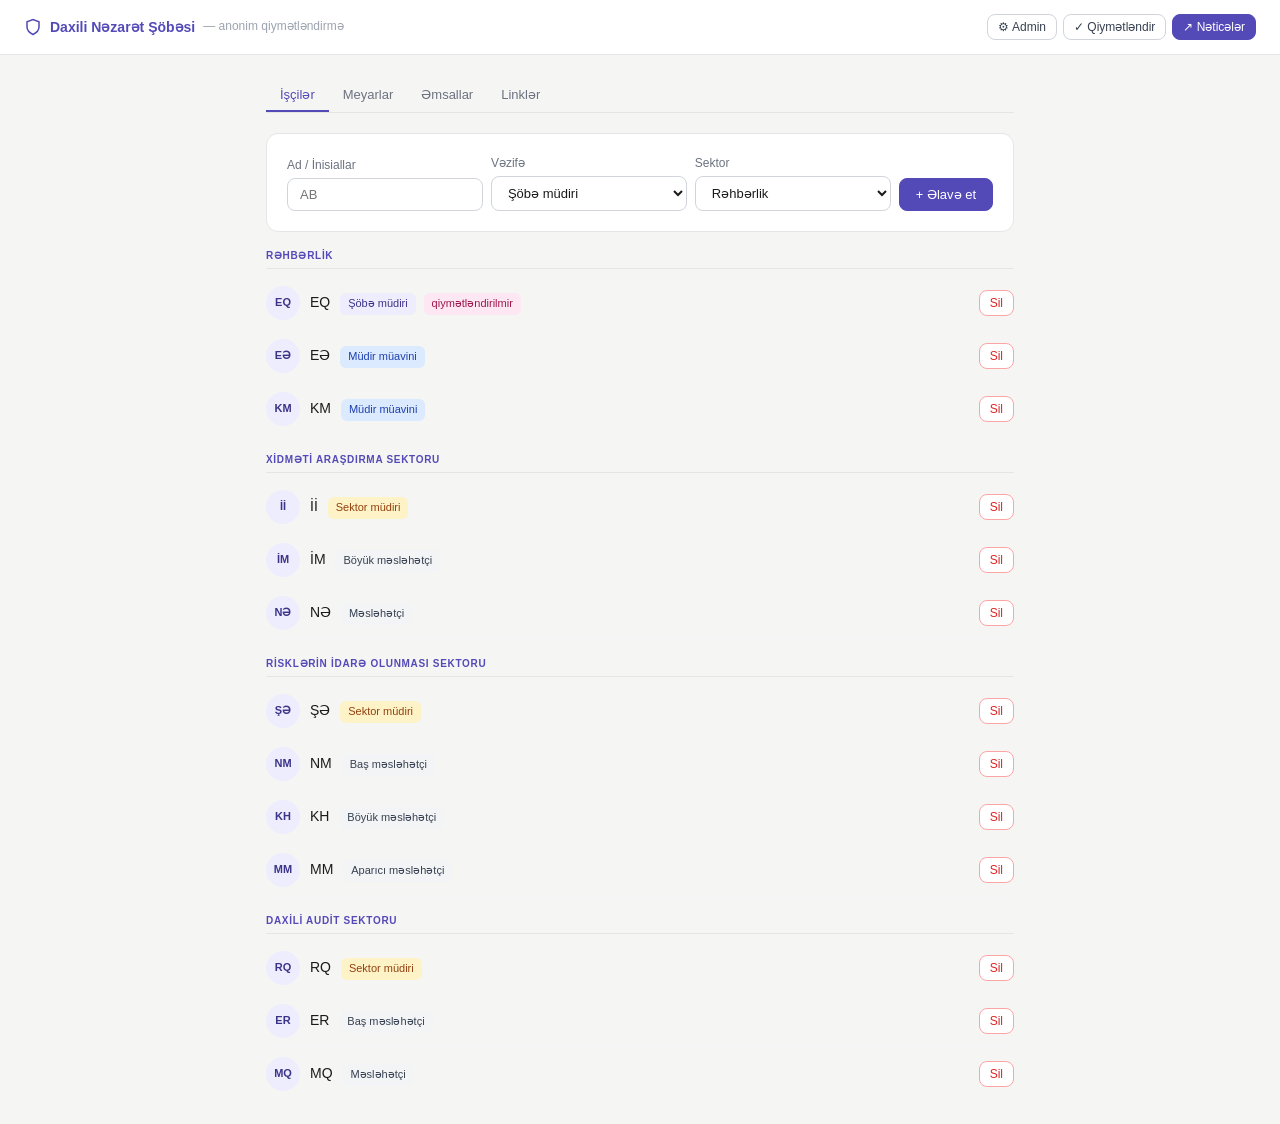
<file: Daxili Nəzarət Şöbəsi — Qiymətləndirmə.html>
<index.html>
<!-- saved from url=(0062)file:///C:/Users/elgun.qadirov/Downloads/qiymetlendirme_1.html -->
<html lang="az"><head><meta http-equiv="Content-Type" content="text/html; charset=UTF-8">

<meta name="viewport" content="width=device-width, initial-scale=1.0">
<title>Daxili Nəzarət Şöbəsi — Qiymətləndirmə</title>
<style>
*{box-sizing:border-box;margin:0;padding:0}
body{font-family:-apple-system,BlinkMacSystemFont,'Segoe UI',sans-serif;background:#f5f5f4;color:#1a1a1a;font-size:14px;line-height:1.6}
.container{max-width:780px;margin:0 auto;padding:1.5rem 1rem}
.topbar{display:flex;align-items:center;justify-content:space-between;background:#fff;border-bottom:1px solid #e5e5e5;padding:.875rem 1.5rem;position:sticky;top:0;z-index:10}
.topbar-title{display:flex;align-items:center;gap:8px;font-weight:600;font-size:14px}
.topbar-title span{color:#534AB7}
.nav{display:flex;gap:6px}
.card{background:#fff;border:1px solid #e5e5e5;border-radius:12px;padding:1.25rem;margin-bottom:12px}
.badge{display:inline-block;font-size:11px;padding:2px 8px;border-radius:6px;font-weight:500;white-space:nowrap}
.b-mudir{background:#EEEDFE;color:#3C3489}
.b-muavin{background:#dbeafe;color:#1e40af}
.b-sektor{background:#fef3c7;color:#92400e}
.b-iscii{background:#f3f4f6;color:#374151}
.btn{display:inline-flex;align-items:center;gap:6px;padding:8px 16px;border:1px solid #d1d5db;border-radius:8px;background:#fff;color:#374151;font-size:13px;cursor:pointer;font-family:inherit;transition:background .15s}
.btn:hover{background:#f9fafb}
.btn-primary{background:#534AB7;color:#fff;border-color:#534AB7}
.btn-primary:hover{background:#3C3489;border-color:#3C3489}
.btn-sm{padding:5px 10px;font-size:12px}
.btn-danger{color:#dc2626;border-color:#fca5a5}
.btn-danger:hover{background:#fef2f2}
.inp{width:100%;padding:8px 12px;border:1px solid #d1d5db;border-radius:8px;font-size:13px;font-family:inherit;background:#fff;color:#1a1a1a}
.inp:focus{outline:none;border-color:#534AB7;box-shadow:0 0 0 3px rgba(83,74,183,.1)}
label{font-size:12px;color:#6b7280;display:block;margin-bottom:3px}
.tab-bar{display:flex;border-bottom:1px solid #e5e5e5;margin-bottom:1.25rem;gap:0}
.tab{padding:8px 14px;font-size:13px;cursor:pointer;border-bottom:2px solid transparent;color:#6b7280;background:none;border-top:none;border-left:none;border-right:none;font-family:inherit}
.tab:hover{color:#374151}
.tab.active{color:#534AB7;border-bottom-color:#534AB7;font-weight:500}
hr.div{border:none;border-top:1px solid #e5e5e5;margin:.75rem 0}
.alert-info{background:#EEEDFE;color:#3C3489;padding:10px 14px;border-radius:8px;font-size:12px;margin-bottom:1rem}
.alert-ok{background:#dcfce7;color:#166534;padding:12px 16px;border-radius:8px;font-size:13px}
.alert-warn{background:#fef3c7;color:#92400e;padding:10px 14px;border-radius:8px;font-size:12px;margin-bottom:1rem}
.progress-wrap{height:6px;background:#f3f4f6;border-radius:3px;overflow:hidden}
.progress-fill{height:100%;background:#534AB7;border-radius:3px;transition:width .3s}
.stat-card{background:#f9fafb;border-radius:8px;padding:.875rem;text-align:center;border:1px solid #e5e5e5}
.stat-num{font-size:22px;font-weight:600;color:#1a1a1a}
.stat-label{font-size:11px;color:#6b7280;margin-top:2px}
.star{font-size:20px;cursor:pointer;color:#d1d5db;user-select:none;line-height:1;transition:color .1s}
.star.on{color:#f59e0b}
.star:hover{color:#f59e0b}
.crit-block{border:1px solid #e5e5e5;border-radius:8px;padding:11px;margin-bottom:8px}
.page{display:none}
.page.active{display:block}
.sec-hdr{font-size:10px;font-weight:600;color:#534AB7;text-transform:uppercase;letter-spacing:.7px;margin:16px 0 8px;padding-bottom:4px;border-bottom:1px solid #e5e5e5}
.avatar{width:34px;height:34px;border-radius:50%;background:#EEEDFE;display:flex;align-items:center;justify-content:center;font-size:11px;font-weight:600;color:#3C3489;flex-shrink:0}
.worker-row{display:flex;align-items:center;justify-content:space-between;padding:9px 0;border-bottom:1px solid #f3f4f6}
.worker-row:last-child{border-bottom:none}
.grid-4{display:grid;grid-template-columns:repeat(4,1fr);gap:8px}
.grid-3{display:grid;grid-template-columns:1fr 1fr 1fr auto;gap:8px;align-items:end}
.voter-btn{background:#fff;border:1px solid #e5e5e5;border-radius:10px;padding:12px;cursor:pointer;text-align:left;transition:border-color .15s,box-shadow .15s;width:100%}
.voter-btn:hover{border-color:#534AB7;box-shadow:0 0 0 2px rgba(83,74,183,.1)}
.voter-btn.done{opacity:.55}
.group-label{font-size:10px;font-weight:600;color:#534AB7;text-transform:uppercase;letter-spacing:.5px;margin:14px 0 8px}
.crit-group-label{font-size:10px;font-weight:600;color:#534AB7;text-transform:uppercase;letter-spacing:.5px;margin:14px 0 8px}
@media(max-width:600px){.grid-4{grid-template-columns:repeat(2,1fr)}.grid-3{grid-template-columns:1fr 1fr;}.grid-3 .btn-primary{grid-column:1/-1}}
</style>
</head>
<body>

<div class="topbar">
  <div class="topbar-title">
    <svg width="18" height="18" fill="none" stroke="#534AB7" stroke-width="2" viewBox="0 0 24 24"><path d="M12 22s8-4 8-10V5l-8-3-8 3v7c0 6 8 10 8 10z"></path></svg>
    <span>Daxili Nəzarət Şöbəsi</span>
    <span style="font-weight:400;color:#9ca3af;font-size:12px">— anonim qiymətləndirmə</span>
  </div>
  <div class="nav">
    <button class="btn btn-sm" onclick="goPage(&#39;admin&#39;)">⚙ Admin</button>
    <button class="btn btn-sm" onclick="goPage(&#39;vote-select&#39;)">✓ Qiymətləndir</button>
    <button class="btn btn-sm btn-primary" onclick="goPage(&#39;results&#39;)">↗ Nəticələr</button>
  </div>
</div>

<div class="container">

<!-- ADMIN PAGE -->
<div id="page-admin" class="page active">
  <div class="tab-bar">
    <button class="tab active" id="tab-workers" onclick="aTab(&#39;workers&#39;)">İşçilər</button>
    <button class="tab" id="tab-criteria" onclick="aTab(&#39;criteria&#39;)">Meyarlar</button>
    <button class="tab" id="tab-weights" onclick="aTab(&#39;weights&#39;)">Əmsallar</button>
    <button class="tab" id="tab-links" onclick="aTab(&#39;links&#39;)">Linklər</button>
  </div>

  <div id="atab-workers" style="display: block;">
    <div class="card">
      <div class="grid-3">
        <div><label>Ad / İnisiallar</label><input class="inp" id="new-name" placeholder="AB"></div>
        <div><label>Vəzifə</label>
          <select class="inp" id="new-role">
            <option value="mudir">Şöbə müdiri</option>
            <option value="muavin">Müdir müavini</option>
            <option value="sektor">Sektor müdiri</option>
            <option value="bash">Baş məsləhətçi</option>
            <option value="boyuk">Böyük məsləhətçi</option>
            <option value="aparici">Aparıcı məsləhətçi</option>
            <option value="meslehchi">Məsləhətçi</option>
            <option value="iscii">Digər icraçı</option>
          </select>
        </div>
        <div><label>Sektor</label>
          <select class="inp" id="new-sector">
            <option value="rehberlik">Rəhbərlik</option>
            <option value="xidmeti">Xidməti araşdırma</option>
            <option value="riskler">Risklərin idarəsi</option>
            <option value="audit">Daxili audit</option>
          </select>
        </div>
        <button class="btn btn-primary" onclick="addWorker()">+ Əlavə et</button>
      </div>
    </div>
    <div id="worker-list"><div class="sec-hdr">Rəhbərlik</div><div class="worker-row">
        <div style="display:flex;align-items:center;gap:10px">
          <div class="avatar">EQ</div>
          <div>
            <span style="font-weight:500">EQ</span>
            <span class="badge b-mudir" style="margin-left:6px">Şöbə müdiri</span>
            <span class="badge b-mudir" style="margin-left:4px;background:#fce7f3;color:#9d174d">qiymətləndirilmir</span>
          </div>
        </div>
        <button class="btn btn-sm btn-danger" onclick="removeWorker(&#39;w01&#39;)">Sil</button>
      </div><div class="worker-row">
        <div style="display:flex;align-items:center;gap:10px">
          <div class="avatar">EƏ</div>
          <div>
            <span style="font-weight:500">EƏ</span>
            <span class="badge b-muavin" style="margin-left:6px">Müdir müavini</span>
            
          </div>
        </div>
        <button class="btn btn-sm btn-danger" onclick="removeWorker(&#39;w02&#39;)">Sil</button>
      </div><div class="worker-row">
        <div style="display:flex;align-items:center;gap:10px">
          <div class="avatar">KM</div>
          <div>
            <span style="font-weight:500">KM</span>
            <span class="badge b-muavin" style="margin-left:6px">Müdir müavini</span>
            
          </div>
        </div>
        <button class="btn btn-sm btn-danger" onclick="removeWorker(&#39;w03&#39;)">Sil</button>
      </div><div class="sec-hdr">Xidməti araşdırma sektoru</div><div class="worker-row">
        <div style="display:flex;align-items:center;gap:10px">
          <div class="avatar">İİ</div>
          <div>
            <span style="font-weight:500">İİ</span>
            <span class="badge b-sektor" style="margin-left:6px">Sektor müdiri</span>
            
          </div>
        </div>
        <button class="btn btn-sm btn-danger" onclick="removeWorker(&#39;w04&#39;)">Sil</button>
      </div><div class="worker-row">
        <div style="display:flex;align-items:center;gap:10px">
          <div class="avatar">İM</div>
          <div>
            <span style="font-weight:500">İM</span>
            <span class="badge b-iscii" style="margin-left:6px">Böyük məsləhətçi</span>
            
          </div>
        </div>
        <button class="btn btn-sm btn-danger" onclick="removeWorker(&#39;w05&#39;)">Sil</button>
      </div><div class="worker-row">
        <div style="display:flex;align-items:center;gap:10px">
          <div class="avatar">NƏ</div>
          <div>
            <span style="font-weight:500">NƏ</span>
            <span class="badge b-iscii" style="margin-left:6px">Məsləhətçi</span>
            
          </div>
        </div>
        <button class="btn btn-sm btn-danger" onclick="removeWorker(&#39;w06&#39;)">Sil</button>
      </div><div class="sec-hdr">Risklərin idarə olunması sektoru</div><div class="worker-row">
        <div style="display:flex;align-items:center;gap:10px">
          <div class="avatar">ŞƏ</div>
          <div>
            <span style="font-weight:500">ŞƏ</span>
            <span class="badge b-sektor" style="margin-left:6px">Sektor müdiri</span>
            
          </div>
        </div>
        <button class="btn btn-sm btn-danger" onclick="removeWorker(&#39;w07&#39;)">Sil</button>
      </div><div class="worker-row">
        <div style="display:flex;align-items:center;gap:10px">
          <div class="avatar">NM</div>
          <div>
            <span style="font-weight:500">NM</span>
            <span class="badge b-iscii" style="margin-left:6px">Baş məsləhətçi</span>
            
          </div>
        </div>
        <button class="btn btn-sm btn-danger" onclick="removeWorker(&#39;w08&#39;)">Sil</button>
      </div><div class="worker-row">
        <div style="display:flex;align-items:center;gap:10px">
          <div class="avatar">KH</div>
          <div>
            <span style="font-weight:500">KH</span>
            <span class="badge b-iscii" style="margin-left:6px">Böyük məsləhətçi</span>
            
          </div>
        </div>
        <button class="btn btn-sm btn-danger" onclick="removeWorker(&#39;w09&#39;)">Sil</button>
      </div><div class="worker-row">
        <div style="display:flex;align-items:center;gap:10px">
          <div class="avatar">MM</div>
          <div>
            <span style="font-weight:500">MM</span>
            <span class="badge b-iscii" style="margin-left:6px">Aparıcı məsləhətçi</span>
            
          </div>
        </div>
        <button class="btn btn-sm btn-danger" onclick="removeWorker(&#39;w10&#39;)">Sil</button>
      </div><div class="sec-hdr">Daxili audit sektoru</div><div class="worker-row">
        <div style="display:flex;align-items:center;gap:10px">
          <div class="avatar">RQ</div>
          <div>
            <span style="font-weight:500">RQ</span>
            <span class="badge b-sektor" style="margin-left:6px">Sektor müdiri</span>
            
          </div>
        </div>
        <button class="btn btn-sm btn-danger" onclick="removeWorker(&#39;w11&#39;)">Sil</button>
      </div><div class="worker-row">
        <div style="display:flex;align-items:center;gap:10px">
          <div class="avatar">ER</div>
          <div>
            <span style="font-weight:500">ER</span>
            <span class="badge b-iscii" style="margin-left:6px">Baş məsləhətçi</span>
            
          </div>
        </div>
        <button class="btn btn-sm btn-danger" onclick="removeWorker(&#39;w12&#39;)">Sil</button>
      </div><div class="worker-row">
        <div style="display:flex;align-items:center;gap:10px">
          <div class="avatar">MQ</div>
          <div>
            <span style="font-weight:500">MQ</span>
            <span class="badge b-iscii" style="margin-left:6px">Məsləhətçi</span>
            
          </div>
        </div>
        <button class="btn btn-sm btn-danger" onclick="removeWorker(&#39;w13&#39;)">Sil</button>
      </div></div>
  </div>

  <div id="atab-criteria" style="display: none;">
    <div class="alert-info">Vəzifə qrupuna görə tətbiq olunan meyarlar aşağıda göstərilir.</div>
    <div class="tab-bar">
      <button class="tab active" id="ctab-umumi" onclick="cTab(&#39;umumi&#39;)">Ümumi (hamıya)</button>
      <button class="tab" id="ctab-muavin" onclick="cTab(&#39;muavin&#39;)">Müdir müavini</button>
      <button class="tab" id="ctab-sektor" onclick="cTab(&#39;sektor&#39;)">Sektor müdiri</button>
    </div>
    <div id="criteria-content"><p style="font-size:12px;color:#6b7280;margin-bottom:1rem">Bütün işçilərə tətbiq olunur — müdir müavinindən adi icraçıya qədər</p><div class="crit-block">
      <div style="display:flex;gap:10px">
        <span style="min-width:22px;height:22px;border-radius:50%;background:#EEEDFE;color:#3C3489;font-size:11px;font-weight:600;display:flex;align-items:center;justify-content:center;flex-shrink:0">1</span>
        <div>
          <div style="font-size:13px;font-weight:500;margin-bottom:2px">İş yükü və tapşırıqların icra səviyyəsi</div>
          <div style="font-size:12px;color:#6b7280;line-height:1.5">Verilən tapşırıqların vaxtında, tam və düzgün şəkildə yerinə yetirilməsi</div>
        </div>
      </div>
    </div><div class="crit-block">
      <div style="display:flex;gap:10px">
        <span style="min-width:22px;height:22px;border-radius:50%;background:#EEEDFE;color:#3C3489;font-size:11px;font-weight:600;display:flex;align-items:center;justify-content:center;flex-shrink:0">2</span>
        <div>
          <div style="font-size:13px;font-weight:500;margin-bottom:2px">İşin keyfiyyəti və peşəkarlıq</div>
          <div style="font-size:12px;color:#6b7280;line-height:1.5">Çıxarılan sənəd, hesabat və ya nəticənin keyfiyyəti; sahə üzrə peşəkarlıq göstəriciləri</div>
        </div>
      </div>
    </div><div class="crit-block">
      <div style="display:flex;gap:10px">
        <span style="min-width:22px;height:22px;border-radius:50%;background:#EEEDFE;color:#3C3489;font-size:11px;font-weight:600;display:flex;align-items:center;justify-content:center;flex-shrink:0">3</span>
        <div>
          <div style="font-size:13px;font-weight:500;margin-bottom:2px">Məsuliyyətlilik və icra intizamı</div>
          <div style="font-size:12px;color:#6b7280;line-height:1.5">Öhdəliklərə sadiqlik, müstəqil iş aparma, son tarixlərə riayət etmə</div>
        </div>
      </div>
    </div><div class="crit-block">
      <div style="display:flex;gap:10px">
        <span style="min-width:22px;height:22px;border-radius:50%;background:#EEEDFE;color:#3C3489;font-size:11px;font-weight:600;display:flex;align-items:center;justify-content:center;flex-shrink:0">4</span>
        <div>
          <div style="font-size:13px;font-weight:500;margin-bottom:2px">Təhlil, problem həlli və təşəbbüskarlıq</div>
          <div style="font-size:12px;color:#6b7280;line-height:1.5">Problemlərə yaradıcı yanaşma, müstəqil qərar qəbulu, yeni ideyalar irəli sürə bilmə</div>
        </div>
      </div>
    </div><div class="crit-block">
      <div style="display:flex;gap:10px">
        <span style="min-width:22px;height:22px;border-radius:50%;background:#EEEDFE;color:#3C3489;font-size:11px;font-weight:600;display:flex;align-items:center;justify-content:center;flex-shrink:0">5</span>
        <div>
          <div style="font-size:13px;font-weight:500;margin-bottom:2px">Komandada işləmə və kommunikasiya</div>
          <div style="font-size:12px;color:#6b7280;line-height:1.5">Həmkarlarla əməkdaşlıq, məlumat paylaşımı, konstruktiv ünsiyyət qurmaq bacarığı</div>
        </div>
      </div>
    </div></div>
  </div>

  <div id="atab-weights" style="display: none;">
    <div class="card">
      <p style="font-size:12px;color:#6b7280;margin-bottom:1rem">10 ballıq şkala üzrə çəki əmsalları — qiymət verənin vəzifəsinə görə</p>
      <div id="weight-rows" style="display:flex;flex-direction:column;gap:12px">
    <div style="display:flex;align-items:center;gap:12px">
      <span style="min-width:150px"><span class="badge b-mudir">Şöbə müdiri</span></span>
      <div class="progress-wrap" style="flex:1"><div class="progress-fill" style="width:100%"></div></div>
      <span style="font-size:12px;font-weight:600;min-width:80px;text-align:right;color:#374151">× 3 → 30 bal</span>
    </div>
    <div style="display:flex;align-items:center;gap:12px">
      <span style="min-width:150px"><span class="badge b-muavin">Müdir müavini</span></span>
      <div class="progress-wrap" style="flex:1"><div class="progress-fill" style="width:66.66666666666666%"></div></div>
      <span style="font-size:12px;font-weight:600;min-width:80px;text-align:right;color:#374151">× 2 → 20 bal</span>
    </div>
    <div style="display:flex;align-items:center;gap:12px">
      <span style="min-width:150px"><span class="badge b-sektor">Sektor müdiri</span></span>
      <div class="progress-wrap" style="flex:1"><div class="progress-fill" style="width:50%"></div></div>
      <span style="font-size:12px;font-weight:600;min-width:80px;text-align:right;color:#374151">× 1.5 → 15 bal</span>
    </div>
    <div style="display:flex;align-items:center;gap:12px">
      <span style="min-width:150px"><span class="badge b-iscii">Baş məsləhətçi</span></span>
      <div class="progress-wrap" style="flex:1"><div class="progress-fill" style="width:33.33333333333333%"></div></div>
      <span style="font-size:12px;font-weight:600;min-width:80px;text-align:right;color:#374151">× 1 → 10 bal</span>
    </div>
    <div style="display:flex;align-items:center;gap:12px">
      <span style="min-width:150px"><span class="badge b-iscii">Böyük məsləhətçi</span></span>
      <div class="progress-wrap" style="flex:1"><div class="progress-fill" style="width:33.33333333333333%"></div></div>
      <span style="font-size:12px;font-weight:600;min-width:80px;text-align:right;color:#374151">× 1 → 10 bal</span>
    </div>
    <div style="display:flex;align-items:center;gap:12px">
      <span style="min-width:150px"><span class="badge b-iscii">Aparıcı məsləhətçi</span></span>
      <div class="progress-wrap" style="flex:1"><div class="progress-fill" style="width:33.33333333333333%"></div></div>
      <span style="font-size:12px;font-weight:600;min-width:80px;text-align:right;color:#374151">× 1 → 10 bal</span>
    </div>
    <div style="display:flex;align-items:center;gap:12px">
      <span style="min-width:150px"><span class="badge b-iscii">Məsləhətçi</span></span>
      <div class="progress-wrap" style="flex:1"><div class="progress-fill" style="width:33.33333333333333%"></div></div>
      <span style="font-size:12px;font-weight:600;min-width:80px;text-align:right;color:#374151">× 1 → 10 bal</span>
    </div>
    <div style="display:flex;align-items:center;gap:12px">
      <span style="min-width:150px"><span class="badge b-iscii">Digər icraçı</span></span>
      <div class="progress-wrap" style="flex:1"><div class="progress-fill" style="width:33.33333333333333%"></div></div>
      <span style="font-size:12px;font-weight:600;min-width:80px;text-align:right;color:#374151">× 1 → 10 bal</span>
    </div></div>
      <hr class="div">
      <p style="font-size:11px;color:#6b7280">Nümunə: şöbə müdiri 8 bal versə → 8 × 3 = <strong>24 çəkili bal</strong></p>
    </div>
  </div>

  <div id="atab-links" style="display: none;">
    <div class="alert-info">Şöbə müdiri (EQ) qiymətləndirilmir. Qalanların hamısı həm qiymətləndirir, həm qiymətləndirilir.</div>
    <div class="alert-warn">Real deployment üçün hər işçiyə aşağıdakı linkdən göndərin. Hal-hazırda "Test" düyməsi ilə simulasiya edə bilərsiniz.</div>
    <div id="link-list"><div class="sec-hdr">Rəhbərlik</div><div class="card" style="display:flex;align-items:center;justify-content:space-between;flex-wrap:wrap;gap:8px;padding:12px 16px">
        <div style="display:flex;align-items:center;gap:10px">
          <div class="avatar">EQ</div>
          <div>
            <span style="font-weight:500">EQ</span>
            <span class="badge b-mudir" style="margin-left:5px">Şöbə müdiri</span>
            <span class="badge" style="margin-left:4px;background:#dcfce7;color:#166534">qiymətləndirir</span>
            <span class="badge" style="margin-left:4px;background:#fce7f3;color:#9d174d">qiymətləndirilmir</span>
          </div>
        </div>
        <div style="display:flex;align-items:center;gap:8px">
          <code style="font-size:10px;color:#6b7280;background:#f3f4f6;padding:3px 8px;border-radius:5px">?voter=w01</code>
          <button class="btn btn-sm" onclick="selectVoter(&#39;w01&#39;);goPage(&#39;vote&#39;)">Test ↗</button>
        </div>
      </div><div class="card" style="display:flex;align-items:center;justify-content:space-between;flex-wrap:wrap;gap:8px;padding:12px 16px">
        <div style="display:flex;align-items:center;gap:10px">
          <div class="avatar">EƏ</div>
          <div>
            <span style="font-weight:500">EƏ</span>
            <span class="badge b-muavin" style="margin-left:5px">Müdir müavini</span>
            <span class="badge" style="margin-left:4px;background:#dcfce7;color:#166534">qiymətləndirir</span>
            <span class="badge" style="margin-left:4px;background:#dbeafe;color:#1e40af">qiymətləndirilir</span>
          </div>
        </div>
        <div style="display:flex;align-items:center;gap:8px">
          <code style="font-size:10px;color:#6b7280;background:#f3f4f6;padding:3px 8px;border-radius:5px">?voter=w02</code>
          <button class="btn btn-sm" onclick="selectVoter(&#39;w02&#39;);goPage(&#39;vote&#39;)">Test ↗</button>
        </div>
      </div><div class="card" style="display:flex;align-items:center;justify-content:space-between;flex-wrap:wrap;gap:8px;padding:12px 16px">
        <div style="display:flex;align-items:center;gap:10px">
          <div class="avatar">KM</div>
          <div>
            <span style="font-weight:500">KM</span>
            <span class="badge b-muavin" style="margin-left:5px">Müdir müavini</span>
            <span class="badge" style="margin-left:4px;background:#dcfce7;color:#166534">qiymətləndirir</span>
            <span class="badge" style="margin-left:4px;background:#dbeafe;color:#1e40af">qiymətləndirilir</span>
          </div>
        </div>
        <div style="display:flex;align-items:center;gap:8px">
          <code style="font-size:10px;color:#6b7280;background:#f3f4f6;padding:3px 8px;border-radius:5px">?voter=w03</code>
          <button class="btn btn-sm" onclick="selectVoter(&#39;w03&#39;);goPage(&#39;vote&#39;)">Test ↗</button>
        </div>
      </div><div class="sec-hdr">Xidməti araşdırma sektoru</div><div class="card" style="display:flex;align-items:center;justify-content:space-between;flex-wrap:wrap;gap:8px;padding:12px 16px">
        <div style="display:flex;align-items:center;gap:10px">
          <div class="avatar">İİ</div>
          <div>
            <span style="font-weight:500">İİ</span>
            <span class="badge b-sektor" style="margin-left:5px">Sektor müdiri</span>
            <span class="badge" style="margin-left:4px;background:#dcfce7;color:#166534">qiymətləndirir</span>
            <span class="badge" style="margin-left:4px;background:#dbeafe;color:#1e40af">qiymətləndirilir</span>
          </div>
        </div>
        <div style="display:flex;align-items:center;gap:8px">
          <code style="font-size:10px;color:#6b7280;background:#f3f4f6;padding:3px 8px;border-radius:5px">?voter=w04</code>
          <button class="btn btn-sm" onclick="selectVoter(&#39;w04&#39;);goPage(&#39;vote&#39;)">Test ↗</button>
        </div>
      </div><div class="card" style="display:flex;align-items:center;justify-content:space-between;flex-wrap:wrap;gap:8px;padding:12px 16px">
        <div style="display:flex;align-items:center;gap:10px">
          <div class="avatar">İM</div>
          <div>
            <span style="font-weight:500">İM</span>
            <span class="badge b-iscii" style="margin-left:5px">Böyük məsləhətçi</span>
            <span class="badge" style="margin-left:4px;background:#dcfce7;color:#166534">qiymətləndirir</span>
            <span class="badge" style="margin-left:4px;background:#dbeafe;color:#1e40af">qiymətləndirilir</span>
          </div>
        </div>
        <div style="display:flex;align-items:center;gap:8px">
          <code style="font-size:10px;color:#6b7280;background:#f3f4f6;padding:3px 8px;border-radius:5px">?voter=w05</code>
          <button class="btn btn-sm" onclick="selectVoter(&#39;w05&#39;);goPage(&#39;vote&#39;)">Test ↗</button>
        </div>
      </div><div class="card" style="display:flex;align-items:center;justify-content:space-between;flex-wrap:wrap;gap:8px;padding:12px 16px">
        <div style="display:flex;align-items:center;gap:10px">
          <div class="avatar">NƏ</div>
          <div>
            <span style="font-weight:500">NƏ</span>
            <span class="badge b-iscii" style="margin-left:5px">Məsləhətçi</span>
            <span class="badge" style="margin-left:4px;background:#dcfce7;color:#166534">qiymətləndirir</span>
            <span class="badge" style="margin-left:4px;background:#dbeafe;color:#1e40af">qiymətləndirilir</span>
          </div>
        </div>
        <div style="display:flex;align-items:center;gap:8px">
          <code style="font-size:10px;color:#6b7280;background:#f3f4f6;padding:3px 8px;border-radius:5px">?voter=w06</code>
          <button class="btn btn-sm" onclick="selectVoter(&#39;w06&#39;);goPage(&#39;vote&#39;)">Test ↗</button>
        </div>
      </div><div class="sec-hdr">Risklərin idarə olunması sektoru</div><div class="card" style="display:flex;align-items:center;justify-content:space-between;flex-wrap:wrap;gap:8px;padding:12px 16px">
        <div style="display:flex;align-items:center;gap:10px">
          <div class="avatar">ŞƏ</div>
          <div>
            <span style="font-weight:500">ŞƏ</span>
            <span class="badge b-sektor" style="margin-left:5px">Sektor müdiri</span>
            <span class="badge" style="margin-left:4px;background:#dcfce7;color:#166534">qiymətləndirir</span>
            <span class="badge" style="margin-left:4px;background:#dbeafe;color:#1e40af">qiymətləndirilir</span>
          </div>
        </div>
        <div style="display:flex;align-items:center;gap:8px">
          <code style="font-size:10px;color:#6b7280;background:#f3f4f6;padding:3px 8px;border-radius:5px">?voter=w07</code>
          <button class="btn btn-sm" onclick="selectVoter(&#39;w07&#39;);goPage(&#39;vote&#39;)">Test ↗</button>
        </div>
      </div><div class="card" style="display:flex;align-items:center;justify-content:space-between;flex-wrap:wrap;gap:8px;padding:12px 16px">
        <div style="display:flex;align-items:center;gap:10px">
          <div class="avatar">NM</div>
          <div>
            <span style="font-weight:500">NM</span>
            <span class="badge b-iscii" style="margin-left:5px">Baş məsləhətçi</span>
            <span class="badge" style="margin-left:4px;background:#dcfce7;color:#166534">qiymətləndirir</span>
            <span class="badge" style="margin-left:4px;background:#dbeafe;color:#1e40af">qiymətləndirilir</span>
          </div>
        </div>
        <div style="display:flex;align-items:center;gap:8px">
          <code style="font-size:10px;color:#6b7280;background:#f3f4f6;padding:3px 8px;border-radius:5px">?voter=w08</code>
          <button class="btn btn-sm" onclick="selectVoter(&#39;w08&#39;);goPage(&#39;vote&#39;)">Test ↗</button>
        </div>
      </div><div class="card" style="display:flex;align-items:center;justify-content:space-between;flex-wrap:wrap;gap:8px;padding:12px 16px">
        <div style="display:flex;align-items:center;gap:10px">
          <div class="avatar">KH</div>
          <div>
            <span style="font-weight:500">KH</span>
            <span class="badge b-iscii" style="margin-left:5px">Böyük məsləhətçi</span>
            <span class="badge" style="margin-left:4px;background:#dcfce7;color:#166534">qiymətləndirir</span>
            <span class="badge" style="margin-left:4px;background:#dbeafe;color:#1e40af">qiymətləndirilir</span>
          </div>
        </div>
        <div style="display:flex;align-items:center;gap:8px">
          <code style="font-size:10px;color:#6b7280;background:#f3f4f6;padding:3px 8px;border-radius:5px">?voter=w09</code>
          <button class="btn btn-sm" onclick="selectVoter(&#39;w09&#39;);goPage(&#39;vote&#39;)">Test ↗</button>
        </div>
      </div><div class="card" style="display:flex;align-items:center;justify-content:space-between;flex-wrap:wrap;gap:8px;padding:12px 16px">
        <div style="display:flex;align-items:center;gap:10px">
          <div class="avatar">MM</div>
          <div>
            <span style="font-weight:500">MM</span>
            <span class="badge b-iscii" style="margin-left:5px">Aparıcı məsləhətçi</span>
            <span class="badge" style="margin-left:4px;background:#dcfce7;color:#166534">qiymətləndirir</span>
            <span class="badge" style="margin-left:4px;background:#dbeafe;color:#1e40af">qiymətləndirilir</span>
          </div>
        </div>
        <div style="display:flex;align-items:center;gap:8px">
          <code style="font-size:10px;color:#6b7280;background:#f3f4f6;padding:3px 8px;border-radius:5px">?voter=w10</code>
          <button class="btn btn-sm" onclick="selectVoter(&#39;w10&#39;);goPage(&#39;vote&#39;)">Test ↗</button>
        </div>
      </div><div class="sec-hdr">Daxili audit sektoru</div><div class="card" style="display:flex;align-items:center;justify-content:space-between;flex-wrap:wrap;gap:8px;padding:12px 16px">
        <div style="display:flex;align-items:center;gap:10px">
          <div class="avatar">RQ</div>
          <div>
            <span style="font-weight:500">RQ</span>
            <span class="badge b-sektor" style="margin-left:5px">Sektor müdiri</span>
            <span class="badge" style="margin-left:4px;background:#dcfce7;color:#166534">qiymətləndirir</span>
            <span class="badge" style="margin-left:4px;background:#dbeafe;color:#1e40af">qiymətləndirilir</span>
          </div>
        </div>
        <div style="display:flex;align-items:center;gap:8px">
          <code style="font-size:10px;color:#6b7280;background:#f3f4f6;padding:3px 8px;border-radius:5px">?voter=w11</code>
          <button class="btn btn-sm" onclick="selectVoter(&#39;w11&#39;);goPage(&#39;vote&#39;)">Test ↗</button>
        </div>
      </div><div class="card" style="display:flex;align-items:center;justify-content:space-between;flex-wrap:wrap;gap:8px;padding:12px 16px">
        <div style="display:flex;align-items:center;gap:10px">
          <div class="avatar">ER</div>
          <div>
            <span style="font-weight:500">ER</span>
            <span class="badge b-iscii" style="margin-left:5px">Baş məsləhətçi</span>
            <span class="badge" style="margin-left:4px;background:#dcfce7;color:#166534">qiymətləndirir</span>
            <span class="badge" style="margin-left:4px;background:#dbeafe;color:#1e40af">qiymətləndirilir</span>
          </div>
        </div>
        <div style="display:flex;align-items:center;gap:8px">
          <code style="font-size:10px;color:#6b7280;background:#f3f4f6;padding:3px 8px;border-radius:5px">?voter=w12</code>
          <button class="btn btn-sm" onclick="selectVoter(&#39;w12&#39;);goPage(&#39;vote&#39;)">Test ↗</button>
        </div>
      </div><div class="card" style="display:flex;align-items:center;justify-content:space-between;flex-wrap:wrap;gap:8px;padding:12px 16px">
        <div style="display:flex;align-items:center;gap:10px">
          <div class="avatar">MQ</div>
          <div>
            <span style="font-weight:500">MQ</span>
            <span class="badge b-iscii" style="margin-left:5px">Məsləhətçi</span>
            <span class="badge" style="margin-left:4px;background:#dcfce7;color:#166534">qiymətləndirir</span>
            <span class="badge" style="margin-left:4px;background:#dbeafe;color:#1e40af">qiymətləndirilir</span>
          </div>
        </div>
        <div style="display:flex;align-items:center;gap:8px">
          <code style="font-size:10px;color:#6b7280;background:#f3f4f6;padding:3px 8px;border-radius:5px">?voter=w13</code>
          <button class="btn btn-sm" onclick="selectVoter(&#39;w13&#39;);goPage(&#39;vote&#39;)">Test ↗</button>
        </div>
      </div></div>
  </div>
</div>

<!-- VOTER SELECT PAGE -->
<div id="page-vote-select" class="page">
  <h2 style="font-size:16px;font-weight:600;margin-bottom:4px">Siz kimsiniz?</h2>
  <p style="font-size:13px;color:#6b7280;margin-bottom:1.25rem">Adınızı seçin. Qiymətləriniz anonim saxlanılacaq.</p>
  <div id="voter-grid" style="display:grid;grid-template-columns:repeat(auto-fill,minmax(165px,1fr));gap:8px"></div>
</div>

<!-- VOTE PAGE -->
<div id="page-vote" class="page">
  <div style="display:flex;align-items:center;gap:8px;margin-bottom:4px">
    <span id="v-name" style="font-weight:600;font-size:15px"></span>
    <span id="v-role" class="badge"></span>
    <span id="v-sector" style="font-size:11px;color:#6b7280"></span>
  </div>
  <p style="font-size:12px;color:#6b7280;margin-bottom:1.5rem">Hər əməkdaşı bütün meyarlar üzrə 1–10 balda qiymətləndirin</p>
  <div id="vote-form"></div>
  <div style="display:flex;justify-content:flex-end;gap:8px;margin-top:1.5rem;padding-top:1rem;border-top:1px solid #e5e5e5">
    <button class="btn btn-sm" onclick="goPage(&#39;vote-select&#39;)">← Geri</button>
    <button class="btn btn-primary" onclick="submitVotes()">Göndər →</button>
  </div>
</div>

<!-- RESULTS PAGE -->
<div id="page-results" class="page">
  <div style="display:flex;align-items:center;justify-content:space-between;margin-bottom:1.25rem">
    <div>
      <h2 style="font-size:16px;font-weight:600">Nəticələr</h2>
      <p id="res-progress" style="font-size:12px;color:#6b7280;margin-top:2px"></p>
    </div>
    <button class="btn btn-sm btn-danger" onclick="clearVotes()">↺ Sıfırla</button>
  </div>
  <div id="res-stats" class="grid-4" style="margin-bottom:1.5rem"></div>
  <div id="res-list"></div>
</div>

</div><!-- /container -->

<script>
const ROLE_LABEL={mudir:'Şöbə müdiri',muavin:'Müdir müavini',sektor:'Sektor müdiri',bash:'Baş məsləhətçi',boyuk:'Böyük məsləhətçi',aparici:'Aparıcı məsləhətçi',meslehchi:'Məsləhətçi',iscii:'Digər icraçı'};
const ROLE_BADGE={mudir:'b-mudir',muavin:'b-muavin',sektor:'b-sektor',bash:'b-iscii',boyuk:'b-iscii',aparici:'b-iscii',meslehchi:'b-iscii',iscii:'b-iscii'};
const SECTOR_LABEL={rehberlik:'Rəhbərlik',xidmeti:'Xidməti araşdırma sektoru',riskler:'Risklərin idarə olunması sektoru',audit:'Daxili audit sektoru'};
const SECTOR_ORDER=['rehberlik','xidmeti','riskler','audit'];

// Əmsallar: müdir×3, müavin×2, sektor×1.5, qalanlar×1
const WEIGHTS={mudir:3,muavin:2,sektor:1.5,bash:1,boyuk:1,aparici:1,meslehchi:1,iscii:1};

const CRITERIA_UMUMI=[
  {id:'c1',name:'İş yükü və tapşırıqların icra səviyyəsi',desc:'Verilən tapşırıqların vaxtında, tam və düzgün şəkildə yerinə yetirilməsi'},
  {id:'c2',name:'İşin keyfiyyəti və peşəkarlıq',desc:'Çıxarılan sənəd, hesabat və ya nəticənin keyfiyyəti; sahə üzrə peşəkarlıq göstəriciləri'},
  {id:'c3',name:'Məsuliyyətlilik və icra intizamı',desc:'Öhdəliklərə sadiqlik, müstəqil iş aparma, son tarixlərə riayət etmə'},
  {id:'c4',name:'Təhlil, problem həlli və təşəbbüskarlıq',desc:'Problemlərə yaradıcı yanaşma, müstəqil qərar qəbulu, yeni ideyalar irəli sürə bilmə'},
  {id:'c5',name:'Komandada işləmə və kommunikasiya',desc:'Həmkarlarla əməkdaşlıq, məlumat paylaşımı, konstruktiv ünsiyyət qurmaq bacarığı'}
];
const CRITERIA_MUAVIN=[
  {id:'m1',name:'Kurasiyasında olan sektorun koordinasiyası',desc:'Şöbə daxilində kurasiyadakı sektorun işlərinin koordinasiyası, sektorlararası əlaqələndirmə'},
  {id:'m2',name:'Rəhbərlik üçün qərar variantları hazırlamaq',desc:'Mürəkkəb məsələlər üzrə analitik yanaşma, müdirə əsaslandırılmış qərar variantları'},
  {id:'m3',name:'Rəhbəri əvəz etmə qabiliyyəti',desc:'Rəhbərin olmadığı hallarda şöbə fəaliyyətini idarə etmək, qərar qəbul etmək'},
  {id:'m4',name:'Riskləri əvvəlcədən görmək',desc:'Potensial problemləri vaxtında müəyyən edib rəhbərliyə çatdırmaq'},
  {id:'m5',name:'Əməkdaşların potensialından istifadə',desc:'Komanda üzvlərinin güclü tərəflərini tanımaq, tapşırıqları buna uyğun paylamaq'},
  {id:'m6',name:'Problemli əməkdaşlarla işləmək',desc:'Aşağı performanslı əməkdaşlara münasibətdə konstruktiv yanaşma'}
];
const CRITERIA_SEKTOR=[
  {id:'s1',name:'İş bölgüsü və gündəlik koordinasiya',desc:'Sektor əməkdaşları arasında tapşırıqların düzgün bölüşdürülməsi'},
  {id:'s2',name:'Nəzarət və nəticənin formalaşdırılması',desc:'Tapşırıqların icrasına nəzarət, sənədlərin ilkin yoxlanılması'},
  {id:'s3',name:'Əməkdaşların yönləndirilməsi',desc:'Zəif və ya təcrübəsiz əməkdaşlara izah, dəstək və istiqamət vermə'},
  {id:'s4',name:'Sektor üzrə icra intizamı',desc:'Sektora daxil olan tapşırıqların vaxtında və keyfiyyətli icrası'},
  {id:'s5',name:'Problem və riskləri vaxtında bildirmə',desc:'Gecikmə və ya keyfiyyət problemlərini rəhbərliyə vaxtında çatdırma'}
];

function getCriteriaFor(role){
  const base=CRITERIA_UMUMI.map(c=>({...c,group:'Ümumi meyarlar'}));
  if(role==='muavin') return [...base,...CRITERIA_MUAVIN.map(c=>({...c,group:'Rəhbərlik meyarları — müdir müavini'}))];
  if(role==='sektor') return [...base,...CRITERIA_SEKTOR.map(c=>({...c,group:'Rəhbərlik meyarları — sektor müdiri'}))];
  return base;
}

let workers=[
  {id:'w01',name:'EQ',role:'mudir',sector:'rehberlik'},
  {id:'w02',name:'EƏ',role:'muavin',sector:'rehberlik'},
  {id:'w03',name:'KM',role:'muavin',sector:'rehberlik'},
  {id:'w04',name:'İİ',role:'sektor',sector:'xidmeti'},
  {id:'w05',name:'İM',role:'boyuk',sector:'xidmeti'},
  {id:'w06',name:'NƏ',role:'meslehchi',sector:'xidmeti'},
  {id:'w07',name:'ŞƏ',role:'sektor',sector:'riskler'},
  {id:'w08',name:'NM',role:'bash',sector:'riskler'},
  {id:'w09',name:'KH',role:'boyuk',sector:'riskler'},
  {id:'w10',name:'MM',role:'aparici',sector:'riskler'},
  {id:'w11',name:'RQ',role:'sektor',sector:'audit'},
  {id:'w12',name:'ER',role:'bash',sector:'audit'},
  {id:'w13',name:'MQ',role:'meslehchi',sector:'audit'},
];
let votes={};
let currentVoter=null;
let activeCritTab='umumi';
let submittedVoters=new Set();

function canBeRated(w){ return w.role!=='mudir'; }
function getToRate(voter){ return workers.filter(w=>canBeRated(w)&&w.id!==voter.id); }

function goPage(p){
  document.querySelectorAll('.page').forEach(x=>x.classList.remove('active'));
  document.getElementById('page-'+p).classList.add('active');
  window.scrollTo(0,0);
  if(p==='admin') aTab('workers');
  if(p==='vote-select') renderVoterGrid();
  if(p==='results') renderResults();
}

function aTab(t){
  ['workers','criteria','weights','links'].forEach(x=>{
    const el=document.getElementById('atab-'+x);
    if(el) el.style.display=x===t?'block':'none';
    const tb=document.getElementById('tab-'+x);
    if(tb) tb.classList.toggle('active',x===t);
  });
  if(t==='workers') renderWorkers();
  if(t==='criteria') renderCriteria(activeCritTab);
  if(t==='weights') renderWeights();
  if(t==='links') renderLinks();
}

function cTab(t){
  activeCritTab=t;
  ['umumi','muavin','sektor'].forEach(x=>document.getElementById('ctab-'+x).classList.toggle('active',x===t));
  renderCriteria(t);
}

function renderCriteria(t){
  const el=document.getElementById('criteria-content');
  const list=t==='umumi'?CRITERIA_UMUMI:t==='muavin'?CRITERIA_MUAVIN:CRITERIA_SEKTOR;
  const desc={
    umumi:'Bütün işçilərə tətbiq olunur — müdir müavinindən adi icraçıya qədər',
    muavin:'Yalnız müdir müavinlərinə — strateji idarəetmə çərçivəsindən qiymətləndirilir',
    sektor:'Yalnız sektor müdirlərinə — əməliyyat və koordinasiya çərçivəsindən qiymətləndirilir'
  }[t];
  el.innerHTML=`<p style="font-size:12px;color:#6b7280;margin-bottom:1rem">${desc}</p>`
    +list.map((c,i)=>`<div class="crit-block">
      <div style="display:flex;gap:10px">
        <span style="min-width:22px;height:22px;border-radius:50%;background:#EEEDFE;color:#3C3489;font-size:11px;font-weight:600;display:flex;align-items:center;justify-content:center;flex-shrink:0">${i+1}</span>
        <div>
          <div style="font-size:13px;font-weight:500;margin-bottom:2px">${c.name}</div>
          <div style="font-size:12px;color:#6b7280;line-height:1.5">${c.desc}</div>
        </div>
      </div>
    </div>`).join('');
}

function av(w){ return w.name.slice(0,2); }

function renderWorkers(){
  const el=document.getElementById('worker-list');
  let html='';
  SECTOR_ORDER.forEach(sec=>{
    const sw=workers.filter(w=>w.sector===sec);
    if(!sw.length) return;
    html+=`<div class="sec-hdr">${SECTOR_LABEL[sec]}</div>`;
    sw.forEach(w=>{
      html+=`<div class="worker-row">
        <div style="display:flex;align-items:center;gap:10px">
          <div class="avatar">${av(w)}</div>
          <div>
            <span style="font-weight:500">${w.name}</span>
            <span class="badge ${ROLE_BADGE[w.role]}" style="margin-left:6px">${ROLE_LABEL[w.role]}</span>
            ${!canBeRated(w)?'<span class="badge b-mudir" style="margin-left:4px;background:#fce7f3;color:#9d174d">qiymətləndirilmir</span>':''}
          </div>
        </div>
        <button class="btn btn-sm btn-danger" onclick="removeWorker('${w.id}')">Sil</button>
      </div>`;
    });
  });
  el.innerHTML=html||'<p style="color:#6b7280;font-size:13px;padding:1rem 0">İşçi siyahısı boşdur</p>';
}

function addWorker(){
  const name=document.getElementById('new-name').value.trim();
  const role=document.getElementById('new-role').value;
  const sector=document.getElementById('new-sector').value;
  if(!name) return;
  workers.push({id:'w'+Date.now(),name,role,sector});
  document.getElementById('new-name').value='';
  renderWorkers();
}
function removeWorker(id){ workers=workers.filter(w=>w.id!==id); renderWorkers(); }

function renderWeights(){
  const el=document.getElementById('weight-rows');
  const max=Math.max(...Object.values(WEIGHTS));
  el.innerHTML=Object.entries(WEIGHTS).map(([role,w])=>`
    <div style="display:flex;align-items:center;gap:12px">
      <span style="min-width:150px"><span class="badge ${ROLE_BADGE[role]}">${ROLE_LABEL[role]}</span></span>
      <div class="progress-wrap" style="flex:1"><div class="progress-fill" style="width:${(w/max)*100}%"></div></div>
      <span style="font-size:12px;font-weight:600;min-width:80px;text-align:right;color:#374151">× ${w} → ${10*w} bal</span>
    </div>`).join('');
}

function renderLinks(){
  const el=document.getElementById('link-list');
  let html='';
  SECTOR_ORDER.forEach(sec=>{
    const sw=workers.filter(w=>w.sector===sec);
    if(!sw.length) return;
    html+=`<div class="sec-hdr">${SECTOR_LABEL[sec]}</div>`;
    sw.forEach(w=>{
      const rated=canBeRated(w);
      html+=`<div class="card" style="display:flex;align-items:center;justify-content:space-between;flex-wrap:wrap;gap:8px;padding:12px 16px">
        <div style="display:flex;align-items:center;gap:10px">
          <div class="avatar">${av(w)}</div>
          <div>
            <span style="font-weight:500">${w.name}</span>
            <span class="badge ${ROLE_BADGE[w.role]}" style="margin-left:5px">${ROLE_LABEL[w.role]}</span>
            <span class="badge" style="margin-left:4px;background:#dcfce7;color:#166534">qiymətləndirir</span>
            ${rated
              ?'<span class="badge" style="margin-left:4px;background:#dbeafe;color:#1e40af">qiymətləndirilir</span>'
              :'<span class="badge" style="margin-left:4px;background:#fce7f3;color:#9d174d">qiymətləndirilmir</span>'}
          </div>
        </div>
        <div style="display:flex;align-items:center;gap:8px">
          <code style="font-size:10px;color:#6b7280;background:#f3f4f6;padding:3px 8px;border-radius:5px">?voter=${w.id}</code>
          <button class="btn btn-sm" onclick="selectVoter('${w.id}');goPage('vote')">Test ↗</button>
        </div>
      </div>`;
    });
  });
  el.innerHTML=html;
}

function renderVoterGrid(){
  const el=document.getElementById('voter-grid');
  let html='';
  SECTOR_ORDER.forEach(sec=>{
    const sw=workers.filter(w=>w.sector===sec);
    if(!sw.length) return;
    html+=`<div style="grid-column:1/-1"><div class="sec-hdr">${SECTOR_LABEL[sec]}</div></div>`;
    sw.forEach(w=>{
      const done=submittedVoters.has(w.id);
      html+=`<button class="voter-btn${done?' done':''}" onclick="selectVoter('${w.id}')">
        <div style="display:flex;align-items:center;gap:10px">
          <div class="avatar" style="${done?'background:#dcfce7;color:#166534':''}">
            ${done?'✓':av(w)}
          </div>
          <div style="text-align:left">
            <div style="font-weight:500;font-size:13px">${w.name}${done?' <span style="font-size:10px;color:#16a34a;font-weight:400">göndərildi</span>':''}</div>
            <span class="badge ${ROLE_BADGE[w.role]}" style="font-size:10px">${ROLE_LABEL[w.role]}</span>
          </div>
        </div>
      </button>`;
    });
  });
  el.innerHTML=html;
}

function selectVoter(id){
  currentVoter=workers.find(w=>w.id===id);
  if(!currentVoter) return;
  document.getElementById('v-name').textContent=currentVoter.name;
  const rb=document.getElementById('v-role');
  rb.textContent=ROLE_LABEL[currentVoter.role];
  rb.className='badge '+ROLE_BADGE[currentVoter.role];
  document.getElementById('v-sector').textContent=SECTOR_LABEL[currentVoter.sector]||'';

  const toRate=getToRate(currentVoter);
  let html='';
  toRate.forEach(w=>{
    const crits=getCriteriaFor(w.role);
    let lastGroup='';
    html+=`<div class="card">
      <div style="display:flex;align-items:center;gap:10px;margin-bottom:12px;padding-bottom:12px;border-bottom:1px solid #f3f4f6">
        <div class="avatar">${av(w)}</div>
        <div>
          <span style="font-weight:600">${w.name}</span>
          <span class="badge ${ROLE_BADGE[w.role]}" style="margin-left:6px">${ROLE_LABEL[w.role]}</span>
          <span style="font-size:11px;color:#9ca3af;margin-left:6px">${SECTOR_LABEL[w.sector]||''}</span>
        </div>
      </div>`;
    crits.forEach(c=>{
      if(c.group!==lastGroup){
        html+=`<div class="crit-group-label">${c.group}</div>`;
        lastGroup=c.group;
      }
      html+=`<div style="margin-bottom:14px">
        <div style="font-size:13px;font-weight:500;margin-bottom:2px">${c.name}</div>
        <div style="font-size:11px;color:#6b7280;margin-bottom:7px;line-height:1.5">${c.desc}</div>
        <div style="display:flex;align-items:center;gap:1px;flex-wrap:wrap" id="stars-${w.id}-${c.id}">
          ${[1,2,3,4,5,6,7,8,9,10].map(i=>`<span class="star" onclick="setStar('${w.id}','${c.id}',${i})" data-val="${i}">★</span>`).join('')}
          <span style="font-size:12px;color:#9ca3af;margin-left:8px" id="sl-${w.id}-${c.id}">—</span>
        </div>
      </div>`;
    });
    html+='</div>';
  });
  document.getElementById('vote-form').innerHTML=html;
  goPage('vote');
}

function setStar(wid,cid,val){
  const row=document.getElementById(`stars-${wid}-${cid}`);
  if(!row) return;
  row.querySelectorAll('.star').forEach(s=>s.classList.toggle('on',+s.dataset.val<=val));
  row.dataset.val=val;
  const lbl=document.getElementById(`sl-${wid}-${cid}`);
  if(lbl) lbl.textContent=val+'/10';
}

function submitVotes(){
  if(!currentVoter) return;
  const toRate=getToRate(currentVoter);
  let allSet=true;
  toRate.forEach(w=>{
    getCriteriaFor(w.role).forEach(c=>{
      const row=document.getElementById(`stars-${w.id}-${c.id}`);
      if(!row||!+row.dataset.val) allSet=false;
    });
  });
  if(!allSet){ alert('Zəhmət olmasa bütün meyarlar üzrə qiymət verin'); return; }

  toRate.forEach(w=>{
    if(!votes[w.id]) votes[w.id]=[];
    const sc={};
    getCriteriaFor(w.role).forEach(c=>{
      const row=document.getElementById(`stars-${w.id}-${c.id}`);
      sc[c.id]=+row.dataset.val;
    });
    votes[w.id].push({voter:currentVoter.id,role:currentVoter.role,scores:sc});
  });

  submittedVoters.add(currentVoter.id);
  const voterName=currentVoter.name;
  const done=submittedVoters.size;
  const total=workers.length;
  currentVoter=null;

  document.getElementById('vote-form').innerHTML=`
    <div class="alert-ok" style="margin-bottom:1rem">✓ <strong>${voterName}</strong> adından bütün qiymətlər qəbul edildi.</div>
    <p style="font-size:13px;color:#6b7280;margin-bottom:1.25rem">${done} / ${total} işçi qiymətləndirib</p>
    <div style="display:flex;gap:8px">
      <button class="btn" onclick="goPage('vote-select')">← Başqa birini seç</button>
      <button class="btn btn-primary" onclick="goPage('results')">Nəticələrə bax →</button>
    </div>`;
}

function calcScores(){
  return workers.filter(w=>canBeRated(w)).map(w=>{
    const arr=votes[w.id]||[];
    let wSum=0,wMax=0;
    arr.forEach(v=>{
      const wt=WEIGHTS[v.role]||1;
      getCriteriaFor(w.role).forEach(c=>{
        wSum+=(v.scores[c.id]||0)*wt;
        wMax+=10*wt;
      });
    });
    const pct=wMax?Math.round((wSum/wMax)*100):0;
    return {...w,wSum:Math.round(wSum*10)/10,wMax:Math.round(wMax*10)/10,pct,count:arr.length};
  });
}

function renderResults(){
  const allScored=calcScores();
  const totalVotes=Object.values(votes).reduce((s,a)=>s+a.length,0);
  const voterCount=submittedVoters.size;

  const prog=document.getElementById('res-progress');
  if(prog) prog.textContent=`${voterCount} / ${workers.length} nəfər qiymətləndirib`;

  document.getElementById('res-stats').innerHTML=`
    <div class="stat-card"><div class="stat-num">${workers.length}</div><div class="stat-label">Ümumi işçi</div></div>
    <div class="stat-card"><div class="stat-num">${voterCount}</div><div class="stat-label">Qiymətləndirən</div></div>
    <div class="stat-card"><div class="stat-num">${allScored.length}</div><div class="stat-label">Qiymətləndirilən</div></div>
    <div class="stat-card"><div class="stat-num">${totalVotes}</div><div class="stat-label">Verilmiş qiymət</div></div>`;

  const el=document.getElementById('res-list');
  if(totalVotes===0){
    el.innerHTML='<p style="font-size:13px;color:#6b7280;padding:1rem 0">Hələ qiymət verilməyib. "Qiymətləndir" bölməsindən başlayın.</p>';
    return;
  }

  let html='';
  SECTOR_ORDER.forEach(sec=>{
    const sw=allScored.filter(w=>w.sector===sec);
    if(!sw.length) return;
    const sorted=[...sw].sort((a,b)=>b.wSum-a.wSum);
    html+=`<div class="sec-hdr">${SECTOR_LABEL[sec]}</div>`;
    sorted.forEach((w,i)=>{
      const noV=w.count===0;
      html+=`<div class="card">
        <div style="display:flex;align-items:center;justify-content:space-between;${noV?'':'margin-bottom:10px'}">
          <div style="display:flex;align-items:center;gap:10px">
            <div style="width:28px;height:28px;border-radius:50%;background:#EEEDFE;display:flex;align-items:center;justify-content:center;font-size:11px;font-weight:600;color:#3C3489">${i+1}</div>
            <div>
              <span style="font-weight:600">${w.name}</span>
              <span class="badge ${ROLE_BADGE[w.role]}" style="margin-left:6px">${ROLE_LABEL[w.role]}</span>
            </div>
          </div>
          <div style="text-align:right">
            ${noV
              ?'<span style="font-size:12px;color:#9ca3af">hələ qiymət yoxdur</span>'
              :`<div style="font-size:20px;font-weight:700;color:#534AB7">${w.wSum} <span style="font-size:12px;font-weight:400;color:#9ca3af">/ ${w.wMax}</span></div>
               <div style="font-size:11px;color:#6b7280">${w.count} qiymətləndirmə · ${w.pct}%</div>`
            }
          </div>
        </div>
        ${noV?'':'<div class="progress-wrap"><div class="progress-fill" style="width:'+w.pct+'%"></div></div>'}
      </div>`;
    });
  });
  el.innerHTML=html;
}

function clearVotes(){
  if(!confirm('Bütün qiymətlər silinəcək. Davam edilsin?')) return;
  votes={};
  submittedVoters=new Set();
  renderResults();
}

// İlk açılışda
aTab('workers');
</script>


</body></html>
</file>
